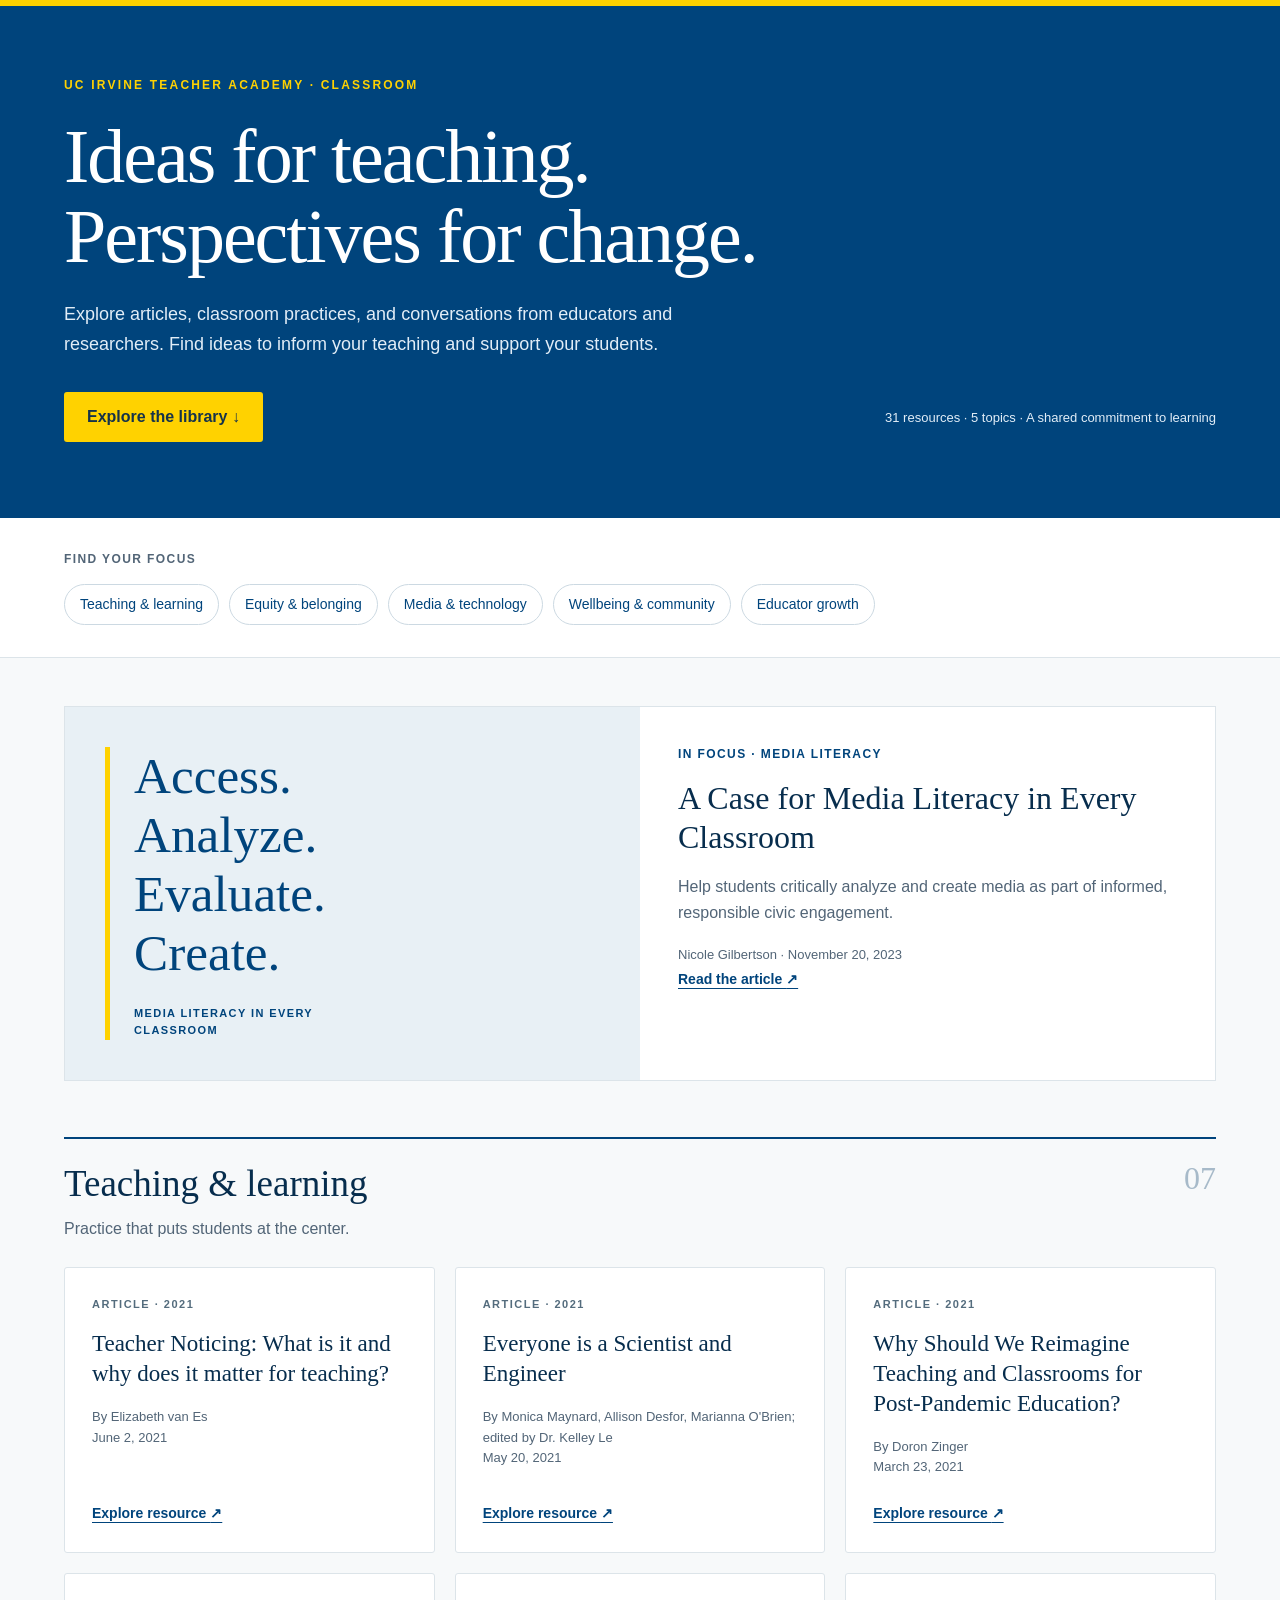
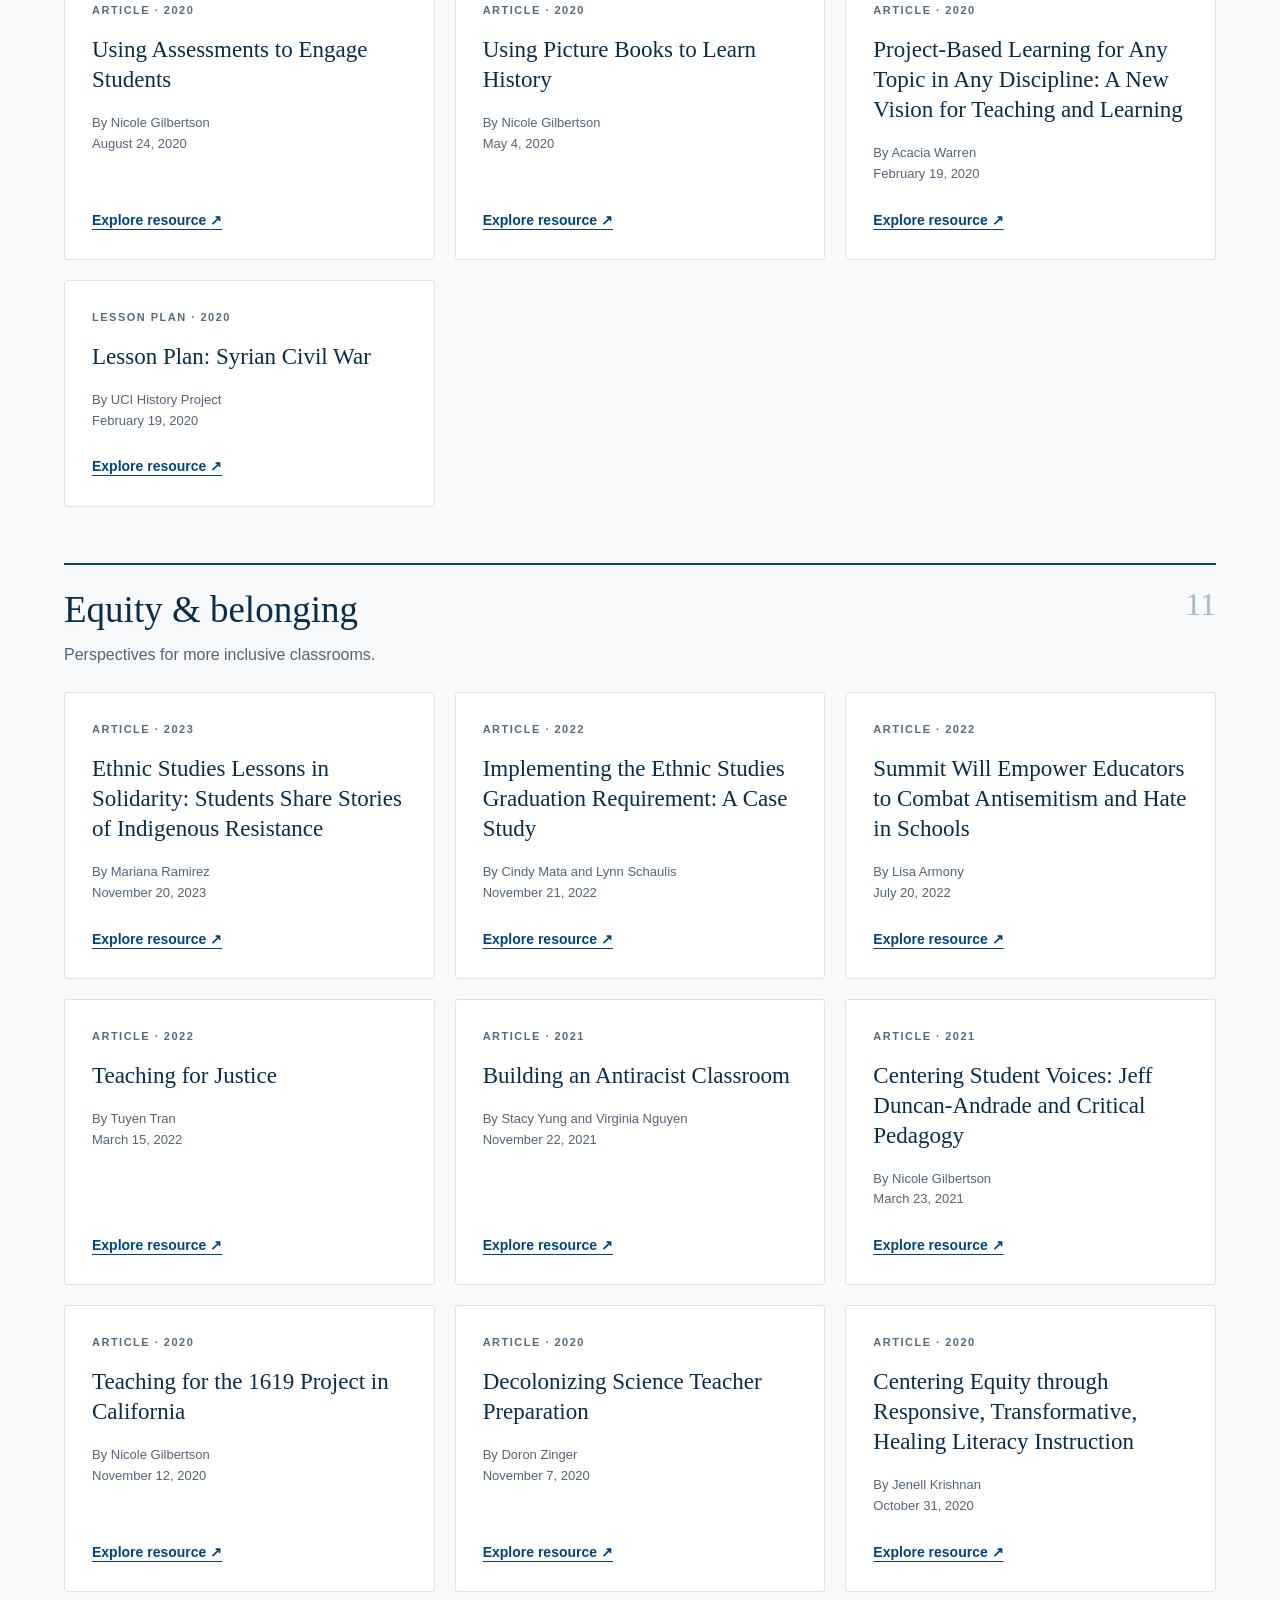
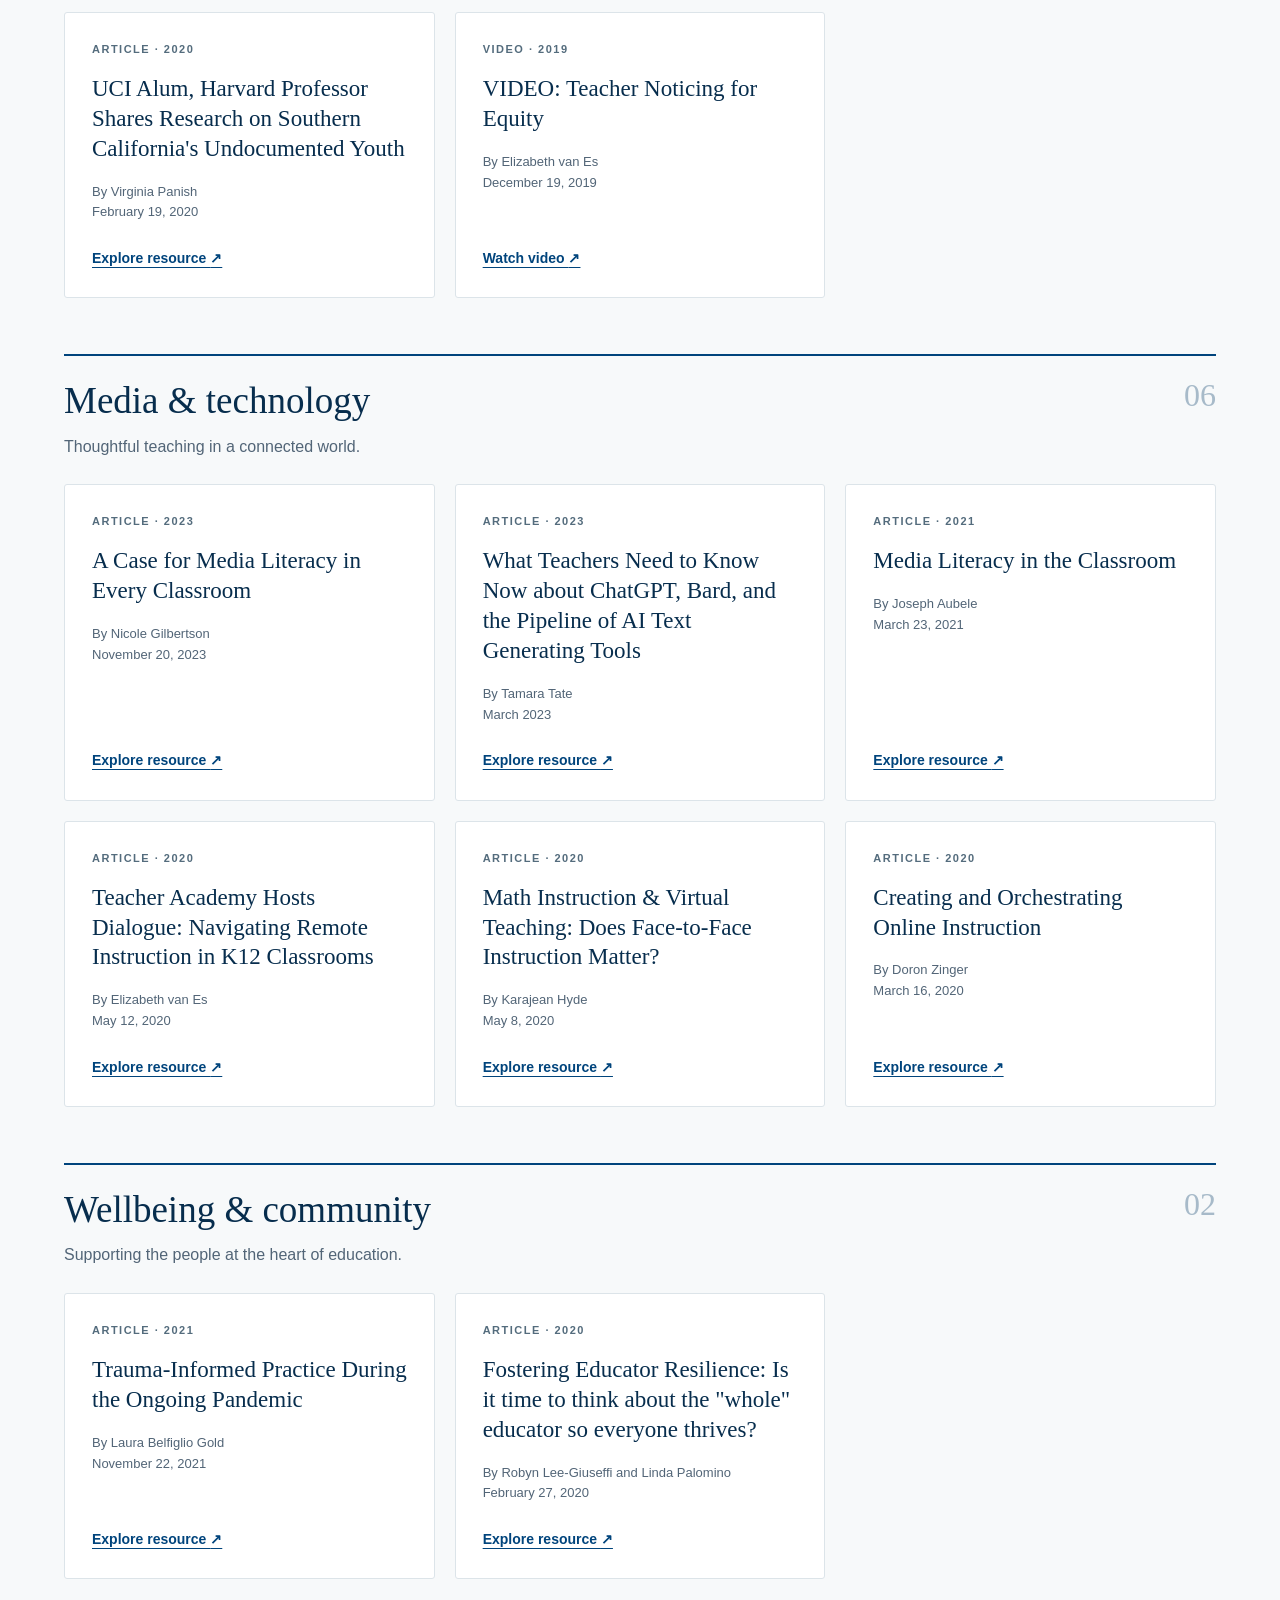
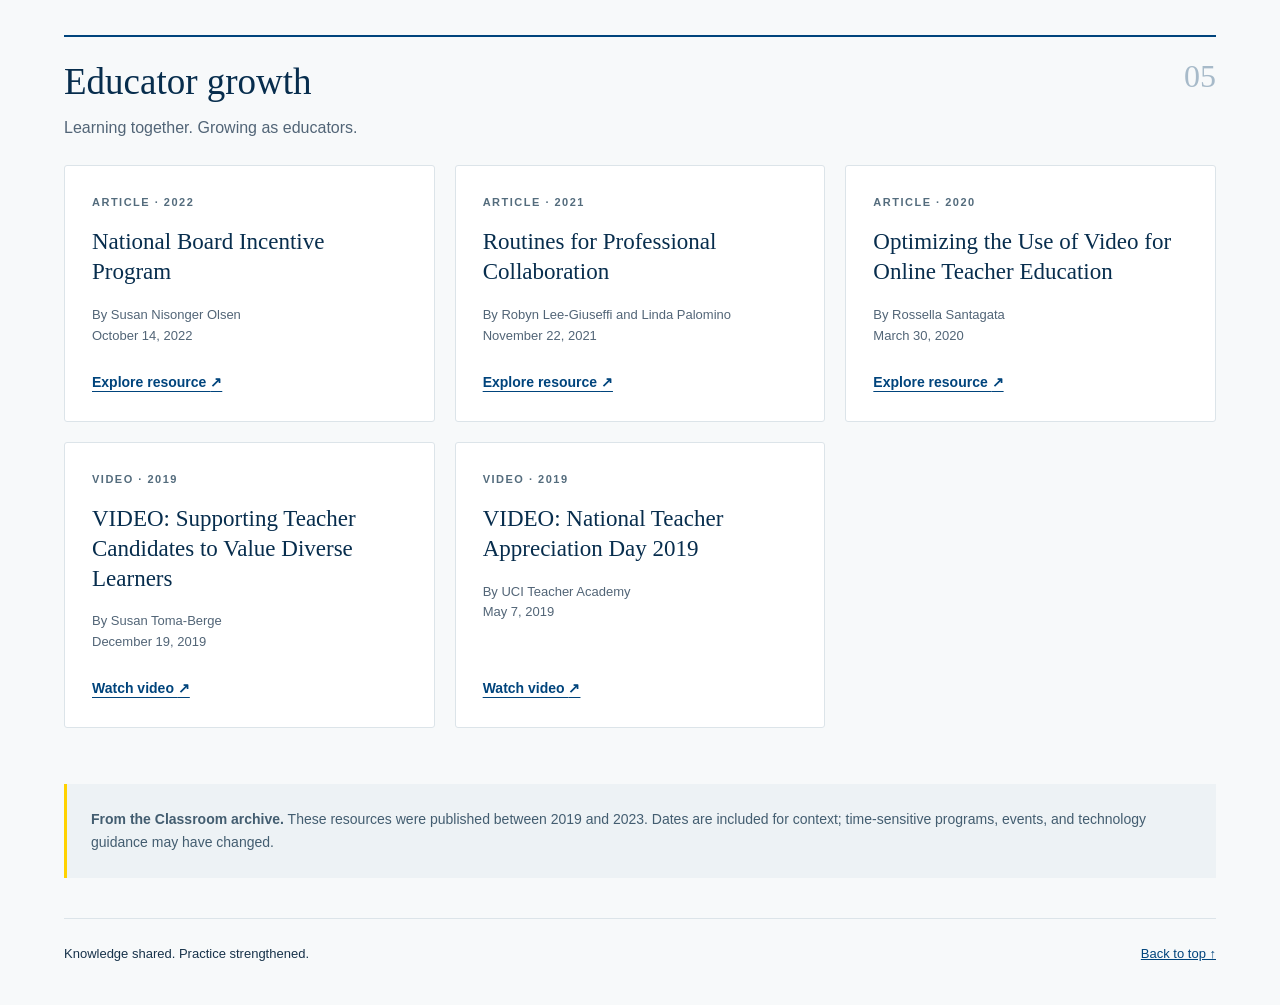
<file: index.html>
<!doctype html>
<html lang="en"><head><meta charset="utf-8"><meta name="viewport" content="width=device-width, initial-scale=1"><title>Classroom Library | UC Irvine Teacher Academy</title><link rel="stylesheet" href="classroom.css"><style>body{margin:0}</style></head><body>
<div class="ta-library" id="ta-classroom">
  <header class="ta-hero"><div class="ta-wrap">
    <p class="ta-eyebrow">UC Irvine Teacher Academy · Classroom</p>
    <h1>Ideas for teaching.<br>Perspectives for change.</h1>
    <p class="ta-intro">Explore articles, classroom practices, and conversations from educators and researchers. Find ideas to inform your teaching and support your students.</p>
    <div class="ta-hero-bottom"><a class="ta-button" href="#ta-topics">Explore the library <span aria-hidden="true">↓</span></a><p class="ta-count">31 resources · 5 topics · A shared commitment to learning</p></div>
  </div></header>
  <div class="ta-browse" id="ta-topics"><div class="ta-wrap"><p class="ta-label">Find your focus</p><nav class="ta-topics" aria-label="Article topics">
<a href="#ta-topic-0">Teaching &amp; learning</a>
<a href="#ta-topic-1">Equity &amp; belonging</a>
<a href="#ta-topic-2">Media &amp; technology</a>
<a href="#ta-topic-3">Wellbeing &amp; community</a>
<a href="#ta-topic-4">Educator growth</a>
</nav></div></div><div class="ta-wrap">
  <aside class="ta-feature" aria-label="Featured reading"><div class="ta-feature-art"><div class="ta-feature-words" aria-hidden="true"><span>Access.</span><span>Analyze.</span><span>Evaluate.</span><span>Create.</span><small>Media literacy in every classroom</small></div></div><div class="ta-feature-body"><p class="ta-label">In focus · Media literacy</p><h2><a href="https://teacheracademy.uci.edu/a-case-for-media-literacy-in-every-classroom/">A Case for Media Literacy in Every Classroom</a></h2><p class="ta-summary">Help students critically analyze and create media as part of informed, responsible civic engagement.</p><p class="ta-meta">Nicole Gilbertson · November 20, 2023</p><a class="ta-read" href="https://teacheracademy.uci.edu/a-case-for-media-literacy-in-every-classroom/">Read the article <span aria-hidden="true">↗</span></a></div></aside>

<section class="ta-section" id="ta-topic-0" aria-labelledby="ta-heading-0"><div class="ta-section-head"><div><h2 id="ta-heading-0">Teaching &amp; learning</h2><p>Practice that puts students at the center.</p></div><span class="ta-section-number" aria-label="7 resources">07</span></div><div class="ta-grid">
<article class="ta-card"><p class="ta-type">Article · 2021</p><h3><a href="https://teacheracademy.uci.edu/teacher-noticing-what-is-it-and-why-does-it-matter-for-teaching/">Teacher Noticing: What is it and why does it matter for teaching?</a></h3><p class="ta-meta">By Elizabeth van Es<br>June 2, 2021</p><a class="ta-read" href="https://teacheracademy.uci.edu/teacher-noticing-what-is-it-and-why-does-it-matter-for-teaching/" aria-label="Explore resource: Teacher Noticing: What is it and why does it matter for teaching?">Explore resource <span aria-hidden="true">↗</span></a></article>
<article class="ta-card"><p class="ta-type">Article · 2021</p><h3><a href="https://teacheracademy.uci.edu/everyone-is-a-scientist-and-engineer/">Everyone is a Scientist and Engineer</a></h3><p class="ta-meta">By Monica Maynard, Allison Desfor, Marianna O&#x27;Brien; edited by Dr. Kelley Le<br>May 20, 2021</p><a class="ta-read" href="https://teacheracademy.uci.edu/everyone-is-a-scientist-and-engineer/" aria-label="Explore resource: Everyone is a Scientist and Engineer">Explore resource <span aria-hidden="true">↗</span></a></article>
<article class="ta-card"><p class="ta-type">Article · 2021</p><h3><a href="https://teacheracademy.uci.edu/reimagine-teaching-and-classrooms-post-pandemic/">Why Should We Reimagine Teaching and Classrooms for Post-Pandemic Education?</a></h3><p class="ta-meta">By Doron Zinger<br>March 23, 2021</p><a class="ta-read" href="https://teacheracademy.uci.edu/reimagine-teaching-and-classrooms-post-pandemic/" aria-label="Explore resource: Why Should We Reimagine Teaching and Classrooms for Post-Pandemic Education?">Explore resource <span aria-hidden="true">↗</span></a></article>
<article class="ta-card"><p class="ta-type">Article · 2020</p><h3><a href="https://teacheracademy.uci.edu/using-assessments-to-engage-students/">Using Assessments to Engage Students</a></h3><p class="ta-meta">By Nicole Gilbertson<br>August 24, 2020</p><a class="ta-read" href="https://teacheracademy.uci.edu/using-assessments-to-engage-students/" aria-label="Explore resource: Using Assessments to Engage Students">Explore resource <span aria-hidden="true">↗</span></a></article>
<article class="ta-card"><p class="ta-type">Article · 2020</p><h3><a href="https://teacheracademy.uci.edu/using-picture-books-to-learn-history/">Using Picture Books to Learn History</a></h3><p class="ta-meta">By Nicole Gilbertson<br>May 4, 2020</p><a class="ta-read" href="https://teacheracademy.uci.edu/using-picture-books-to-learn-history/" aria-label="Explore resource: Using Picture Books to Learn History">Explore resource <span aria-hidden="true">↗</span></a></article>
<article class="ta-card"><p class="ta-type">Article · 2020</p><h3><a href="https://teacheracademy.uci.edu/pbl_warren/">Project-Based Learning for Any Topic in Any Discipline: A New Vision for Teaching and Learning</a></h3><p class="ta-meta">By Acacia Warren<br>February 19, 2020</p><a class="ta-read" href="https://teacheracademy.uci.edu/pbl_warren/" aria-label="Explore resource: Project-Based Learning for Any Topic in Any Discipline: A New Vision for Teaching and Learning">Explore resource <span aria-hidden="true">↗</span></a></article>
<article class="ta-card"><p class="ta-type">Lesson plan · 2020</p><h3><a href="https://teacheracademy.uci.edu/syrian-civil-war-lesson-plan/">Lesson Plan: Syrian Civil War</a></h3><p class="ta-meta">By UCI History Project<br>February 19, 2020</p><a class="ta-read" href="https://teacheracademy.uci.edu/syrian-civil-war-lesson-plan/" aria-label="Explore resource: Lesson Plan: Syrian Civil War">Explore resource <span aria-hidden="true">↗</span></a></article>
</div></section>
<section class="ta-section" id="ta-topic-1" aria-labelledby="ta-heading-1"><div class="ta-section-head"><div><h2 id="ta-heading-1">Equity &amp; belonging</h2><p>Perspectives for more inclusive classrooms.</p></div><span class="ta-section-number" aria-label="11 resources">11</span></div><div class="ta-grid">
<article class="ta-card"><p class="ta-type">Article · 2023</p><h3><a href="https://teacheracademy.uci.edu/ethnic-studies-lessons-in-solidarity-students-share-stories-of-indigenous-resistance/">Ethnic Studies Lessons in Solidarity: Students Share Stories of Indigenous Resistance</a></h3><p class="ta-meta">By Mariana Ramirez<br>November 20, 2023</p><a class="ta-read" href="https://teacheracademy.uci.edu/ethnic-studies-lessons-in-solidarity-students-share-stories-of-indigenous-resistance/" aria-label="Explore resource: Ethnic Studies Lessons in Solidarity: Students Share Stories of Indigenous Resistance">Explore resource <span aria-hidden="true">↗</span></a></article>
<article class="ta-card"><p class="ta-type">Article · 2022</p><h3><a href="https://teacheracademy.uci.edu/implementing-the-ethnic-studies-graduation-requirement/">Implementing the Ethnic Studies Graduation Requirement: A Case Study</a></h3><p class="ta-meta">By Cindy Mata and Lynn Schaulis<br>November 21, 2022</p><a class="ta-read" href="https://teacheracademy.uci.edu/implementing-the-ethnic-studies-graduation-requirement/" aria-label="Explore resource: Implementing the Ethnic Studies Graduation Requirement: A Case Study">Explore resource <span aria-hidden="true">↗</span></a></article>
<article class="ta-card"><p class="ta-type">Article · 2022</p><h3><a href="https://teacheracademy.uci.edu/summit-will-empower-educators-to-combat-antisemitism-and-hate-in-schools/">Summit Will Empower Educators to Combat Antisemitism and Hate in Schools</a></h3><p class="ta-meta">By Lisa Armony<br>July 20, 2022</p><a class="ta-read" href="https://teacheracademy.uci.edu/summit-will-empower-educators-to-combat-antisemitism-and-hate-in-schools/" aria-label="Explore resource: Summit Will Empower Educators to Combat Antisemitism and Hate in Schools">Explore resource <span aria-hidden="true">↗</span></a></article>
<article class="ta-card"><p class="ta-type">Article · 2022</p><h3><a href="https://teacheracademy.uci.edu/teaching-for-justice/">Teaching for Justice</a></h3><p class="ta-meta">By Tuyen Tran<br>March 15, 2022</p><a class="ta-read" href="https://teacheracademy.uci.edu/teaching-for-justice/" aria-label="Explore resource: Teaching for Justice">Explore resource <span aria-hidden="true">↗</span></a></article>
<article class="ta-card"><p class="ta-type">Article · 2021</p><h3><a href="https://teacheracademy.uci.edu/building-an-antiracist-classroom-community/">Building an Antiracist Classroom</a></h3><p class="ta-meta">By Stacy Yung and Virginia Nguyen<br>November 22, 2021</p><a class="ta-read" href="https://teacheracademy.uci.edu/building-an-antiracist-classroom-community/" aria-label="Explore resource: Building an Antiracist Classroom">Explore resource <span aria-hidden="true">↗</span></a></article>
<article class="ta-card"><p class="ta-type">Article · 2021</p><h3><a href="https://teacheracademy.uci.edu/centering-student-voices/">Centering Student Voices: Jeff Duncan-Andrade and Critical Pedagogy</a></h3><p class="ta-meta">By Nicole Gilbertson<br>March 23, 2021</p><a class="ta-read" href="https://teacheracademy.uci.edu/centering-student-voices/" aria-label="Explore resource: Centering Student Voices: Jeff Duncan-Andrade and Critical Pedagogy">Explore resource <span aria-hidden="true">↗</span></a></article>
<article class="ta-card"><p class="ta-type">Article · 2020</p><h3><a href="https://teacheracademy.uci.edu/teaching-the-1619-project/">Teaching for the 1619 Project in California</a></h3><p class="ta-meta">By Nicole Gilbertson<br>November 12, 2020</p><a class="ta-read" href="https://teacheracademy.uci.edu/teaching-the-1619-project/" aria-label="Explore resource: Teaching for the 1619 Project in California">Explore resource <span aria-hidden="true">↗</span></a></article>
<article class="ta-card"><p class="ta-type">Article · 2020</p><h3><a href="https://teacheracademy.uci.edu/decolonizing-science-teacher-preparation/">Decolonizing Science Teacher Preparation</a></h3><p class="ta-meta">By Doron Zinger<br>November 7, 2020</p><a class="ta-read" href="https://teacheracademy.uci.edu/decolonizing-science-teacher-preparation/" aria-label="Explore resource: Decolonizing Science Teacher Preparation">Explore resource <span aria-hidden="true">↗</span></a></article>
<article class="ta-card"><p class="ta-type">Article · 2020</p><h3><a href="https://teacheracademy.uci.edu/centering-equity/">Centering Equity through Responsive, Transformative, Healing Literacy Instruction</a></h3><p class="ta-meta">By Jenell Krishnan<br>October 31, 2020</p><a class="ta-read" href="https://teacheracademy.uci.edu/centering-equity/" aria-label="Explore resource: Centering Equity through Responsive, Transformative, Healing Literacy Instruction">Explore resource <span aria-hidden="true">↗</span></a></article>
<article class="ta-card"><p class="ta-type">Article · 2020</p><h3><a href="https://teacheracademy.uci.edu/roberto-gonzales-lecture/">UCI Alum, Harvard Professor Shares Research on Southern California&#x27;s Undocumented Youth</a></h3><p class="ta-meta">By Virginia Panish<br>February 19, 2020</p><a class="ta-read" href="https://teacheracademy.uci.edu/roberto-gonzales-lecture/" aria-label="Explore resource: UCI Alum, Harvard Professor Shares Research on Southern California&#x27;s Undocumented Youth">Explore resource <span aria-hidden="true">↗</span></a></article>
<article class="ta-card"><p class="ta-type">Video · 2019</p><h3><a href="https://teacheracademy.uci.edu/teacher-noticing-for-equity/">VIDEO: Teacher Noticing for Equity</a></h3><p class="ta-meta">By Elizabeth van Es<br>December 19, 2019</p><a class="ta-read" href="https://teacheracademy.uci.edu/teacher-noticing-for-equity/" aria-label="Explore resource: VIDEO: Teacher Noticing for Equity">Watch video <span aria-hidden="true">↗</span></a></article>
</div></section>
<section class="ta-section" id="ta-topic-2" aria-labelledby="ta-heading-2"><div class="ta-section-head"><div><h2 id="ta-heading-2">Media &amp; technology</h2><p>Thoughtful teaching in a connected world.</p></div><span class="ta-section-number" aria-label="6 resources">06</span></div><div class="ta-grid">
<article class="ta-card"><p class="ta-type">Article · 2023</p><h3><a href="https://teacheracademy.uci.edu/a-case-for-media-literacy-in-every-classroom/">A Case for Media Literacy in Every Classroom</a></h3><p class="ta-meta">By Nicole Gilbertson<br>November 20, 2023</p><a class="ta-read" href="https://teacheracademy.uci.edu/a-case-for-media-literacy-in-every-classroom/" aria-label="Explore resource: A Case for Media Literacy in Every Classroom">Explore resource <span aria-hidden="true">↗</span></a></article>
<article class="ta-card"><p class="ta-type">Article · 2023</p><h3><a href="https://teacheracademy.uci.edu/what-teachers-need-to-know-now-about-chatgpt-bard-and-the-pipeline-of-ai-text-generating-tools/">What Teachers Need to Know Now about ChatGPT, Bard, and the Pipeline of AI Text Generating Tools</a></h3><p class="ta-meta">By Tamara Tate<br>March 2023</p><a class="ta-read" href="https://teacheracademy.uci.edu/what-teachers-need-to-know-now-about-chatgpt-bard-and-the-pipeline-of-ai-text-generating-tools/" aria-label="Explore resource: What Teachers Need to Know Now about ChatGPT, Bard, and the Pipeline of AI Text Generating Tools">Explore resource <span aria-hidden="true">↗</span></a></article>
<article class="ta-card"><p class="ta-type">Article · 2021</p><h3><a href="https://teacheracademy.uci.edu/aubele_media_literacy/">Media Literacy in the Classroom</a></h3><p class="ta-meta">By Joseph Aubele<br>March 23, 2021</p><a class="ta-read" href="https://teacheracademy.uci.edu/aubele_media_literacy/" aria-label="Explore resource: Media Literacy in the Classroom">Explore resource <span aria-hidden="true">↗</span></a></article>
<article class="ta-card"><p class="ta-type">Article · 2020</p><h3><a href="https://teacheracademy.uci.edu/dialogue-navigating-remote-instruction-in-k12-classrooms/">Teacher Academy Hosts Dialogue: Navigating Remote Instruction in K12 Classrooms</a></h3><p class="ta-meta">By Elizabeth van Es<br>May 12, 2020</p><a class="ta-read" href="https://teacheracademy.uci.edu/dialogue-navigating-remote-instruction-in-k12-classrooms/" aria-label="Explore resource: Teacher Academy Hosts Dialogue: Navigating Remote Instruction in K12 Classrooms">Explore resource <span aria-hidden="true">↗</span></a></article>
<article class="ta-card"><p class="ta-type">Article · 2020</p><h3><a href="https://teacheracademy.uci.edu/math-instruction-virtual-teaching-does-face-to-face-instruction-matter/">Math Instruction &amp; Virtual Teaching: Does Face-to-Face Instruction Matter?</a></h3><p class="ta-meta">By Karajean Hyde<br>May 8, 2020</p><a class="ta-read" href="https://teacheracademy.uci.edu/math-instruction-virtual-teaching-does-face-to-face-instruction-matter/" aria-label="Explore resource: Math Instruction &amp; Virtual Teaching: Does Face-to-Face Instruction Matter?">Explore resource <span aria-hidden="true">↗</span></a></article>
<article class="ta-card"><p class="ta-type">Article · 2020</p><h3><a href="https://teacheracademy.uci.edu/creating-and-orchestrating-online-instruction/">Creating and Orchestrating Online Instruction</a></h3><p class="ta-meta">By Doron Zinger<br>March 16, 2020</p><a class="ta-read" href="https://teacheracademy.uci.edu/creating-and-orchestrating-online-instruction/" aria-label="Explore resource: Creating and Orchestrating Online Instruction">Explore resource <span aria-hidden="true">↗</span></a></article>
</div></section>
<section class="ta-section" id="ta-topic-3" aria-labelledby="ta-heading-3"><div class="ta-section-head"><div><h2 id="ta-heading-3">Wellbeing &amp; community</h2><p>Supporting the people at the heart of education.</p></div><span class="ta-section-number" aria-label="2 resources">02</span></div><div class="ta-grid">
<article class="ta-card"><p class="ta-type">Article · 2021</p><h3><a href="https://teacheracademy.uci.edu/trauma-informed-practice-during-the-ongoing-pandemic/">Trauma-Informed Practice During the Ongoing Pandemic</a></h3><p class="ta-meta">By Laura Belfiglio Gold<br>November 22, 2021</p><a class="ta-read" href="https://teacheracademy.uci.edu/trauma-informed-practice-during-the-ongoing-pandemic/" aria-label="Explore resource: Trauma-Informed Practice During the Ongoing Pandemic">Explore resource <span aria-hidden="true">↗</span></a></article>
<article class="ta-card"><p class="ta-type">Article · 2020</p><h3><a href="https://teacheracademy.uci.edu/fostering-educator-resilience/">Fostering Educator Resilience: Is it time to think about the &quot;whole&quot; educator so everyone thrives?</a></h3><p class="ta-meta">By Robyn Lee-Giuseffi and Linda Palomino<br>February 27, 2020</p><a class="ta-read" href="https://teacheracademy.uci.edu/fostering-educator-resilience/" aria-label="Explore resource: Fostering Educator Resilience: Is it time to think about the &quot;whole&quot; educator so everyone thrives?">Explore resource <span aria-hidden="true">↗</span></a></article>
</div></section>
<section class="ta-section" id="ta-topic-4" aria-labelledby="ta-heading-4"><div class="ta-section-head"><div><h2 id="ta-heading-4">Educator growth</h2><p>Learning together. Growing as educators.</p></div><span class="ta-section-number" aria-label="5 resources">05</span></div><div class="ta-grid">
<article class="ta-card"><p class="ta-type">Article · 2022</p><h3><a href="https://teacheracademy.uci.edu/national-board-incentive-program/">National Board Incentive Program</a></h3><p class="ta-meta">By Susan Nisonger Olsen<br>October 14, 2022</p><a class="ta-read" href="https://teacheracademy.uci.edu/national-board-incentive-program/" aria-label="Explore resource: National Board Incentive Program">Explore resource <span aria-hidden="true">↗</span></a></article>
<article class="ta-card"><p class="ta-type">Article · 2021</p><h3><a href="https://teacheracademy.uci.edu/routines-for-professional-collaboration/">Routines for Professional Collaboration</a></h3><p class="ta-meta">By Robyn Lee-Giuseffi and Linda Palomino<br>November 22, 2021</p><a class="ta-read" href="https://teacheracademy.uci.edu/routines-for-professional-collaboration/" aria-label="Explore resource: Routines for Professional Collaboration">Explore resource <span aria-hidden="true">↗</span></a></article>
<article class="ta-card"><p class="ta-type">Article · 2020</p><h3><a href="https://teacheracademy.uci.edu/optimizing-the-use-of-video-for-online-teacher-education/">Optimizing the Use of Video for Online Teacher Education</a></h3><p class="ta-meta">By Rossella Santagata<br>March 30, 2020</p><a class="ta-read" href="https://teacheracademy.uci.edu/optimizing-the-use-of-video-for-online-teacher-education/" aria-label="Explore resource: Optimizing the Use of Video for Online Teacher Education">Explore resource <span aria-hidden="true">↗</span></a></article>
<article class="ta-card"><p class="ta-type">Video · 2019</p><h3><a href="https://teacheracademy.uci.edu/video-supporting-teacher-candidates-to-value-diverse-learners/">VIDEO: Supporting Teacher Candidates to Value Diverse Learners</a></h3><p class="ta-meta">By Susan Toma-Berge<br>December 19, 2019</p><a class="ta-read" href="https://teacheracademy.uci.edu/video-supporting-teacher-candidates-to-value-diverse-learners/" aria-label="Explore resource: VIDEO: Supporting Teacher Candidates to Value Diverse Learners">Watch video <span aria-hidden="true">↗</span></a></article>
<article class="ta-card"><p class="ta-type">Video · 2019</p><h3><a href="https://teacheracademy.uci.edu/video-national-teacher-appreciation-day-2019/">VIDEO: National Teacher Appreciation Day 2019</a></h3><p class="ta-meta">By UCI Teacher Academy<br>May 7, 2019</p><a class="ta-read" href="https://teacheracademy.uci.edu/video-national-teacher-appreciation-day-2019/" aria-label="Explore resource: VIDEO: National Teacher Appreciation Day 2019">Watch video <span aria-hidden="true">↗</span></a></article>
</div></section>
<p class="ta-archive-note"><strong>From the Classroom archive.</strong> These resources were published between 2019 and 2023. Dates are included for context; time-sensitive programs, events, and technology guidance may have changed.</p><div class="ta-end"><span>Knowledge shared. Practice strengthened.</span><a href="#ta-classroom">Back to top ↑</a></div></div></div>
</body></html>
</file>
<file: classroom.css>
/* Scoped to this module; does not style the WordPress header or footer. */
.ta-library{--ta-blue:#00447c;--ta-navy:#072d4d;--ta-gold:#ffd200;--ta-ink:#17324a;--ta-muted:#526577;--ta-line:#dce4e9;font:16px/1.65 Arial,Helvetica,sans-serif;color:var(--ta-ink);background:#f7f9fa;text-align:left}.ta-library,.ta-library *{box-sizing:border-box}.ta-library a{color:inherit}.ta-library a:focus-visible{outline:3px solid #b26900;outline-offset:5px}.ta-library .ta-wrap{width:min(1180px,90%);margin:auto}.ta-library p{padding:0;margin:0}.ta-library .ta-hero{background:var(--ta-blue);padding:70px 0 76px;color:white;border-top:6px solid var(--ta-gold)}.ta-library .ta-eyebrow{font-size:12px;font-weight:700;letter-spacing:2.2px;text-transform:uppercase;color:var(--ta-gold);margin-bottom:20px}.ta-library h1{font:normal clamp(42px,6vw,76px)/1.06 Georgia,serif;color:inherit;letter-spacing:-2px;padding:0;margin:0 0 22px;max-width:800px}.ta-library .ta-intro{font-size:18px;line-height:1.7;max-width:650px;color:#e1edf7}.ta-library .ta-hero-bottom{display:flex;align-items:center;justify-content:space-between;gap:24px;margin-top:32px}.ta-library .ta-button{display:inline-block;padding:12px 23px;background:var(--ta-gold);color:#16334a;text-decoration:none;font-weight:700;border-radius:3px}.ta-library .ta-count{font-size:13px;color:#e1edf7}.ta-library .ta-browse{padding:32px 0;border-bottom:1px solid var(--ta-line);background:white}.ta-library .ta-label{font-size:12px;letter-spacing:1.4px;text-transform:uppercase;font-weight:700;color:var(--ta-muted);margin-bottom:14px}.ta-library .ta-topics{display:flex;gap:10px;flex-wrap:wrap}.ta-library .ta-topics a{font-size:14px;padding:8px 15px;border:1px solid #ccd9e2;border-radius:30px;text-decoration:none;color:var(--ta-blue)}.ta-library .ta-topics a:hover{background:#eaf2f8;border-color:var(--ta-blue)}.ta-library .ta-feature{margin:48px 0 56px;display:grid;grid-template-columns:1fr 1fr;background:#fff;border:1px solid var(--ta-line)}.ta-library .ta-feature-art{background:#e5edf1;min-height:300px;display:flex;align-items:center;justify-content:center;padding:32px}.ta-library .ta-feature-art img{width:100%;max-width:420px;height:270px;object-fit:contain}.ta-library .ta-feature-body{padding:38px}.ta-library .ta-feature-body .ta-label{color:var(--ta-blue)}.ta-library h2{font:normal clamp(28px,3vw,37px)/1.2 Georgia,serif;padding:0;margin:0 0 10px;color:var(--ta-navy)}.ta-library .ta-feature h2{font-size:32px}.ta-library .ta-feature h2 a{text-decoration:none}.ta-library .ta-feature h2 a:hover{text-decoration:underline}.ta-library .ta-summary{margin:18px 0;color:var(--ta-muted)}.ta-library .ta-read{color:var(--ta-blue);font-weight:700;font-size:14px;text-underline-offset:4px}.ta-library .ta-meta{font-size:13px;line-height:1.6;color:var(--ta-muted);margin-top:14px}.ta-library .ta-section{scroll-margin-top:32px;margin-bottom:56px}.ta-library .ta-section-head{border-top:2px solid var(--ta-blue);padding-top:23px;display:flex;justify-content:space-between;align-items:flex-start;gap:24px;margin-bottom:24px}.ta-library .ta-section-head p{color:var(--ta-muted)}.ta-library .ta-section-number{font:normal 32px/1 Georgia,serif;color:#a7bac9}.ta-library .ta-grid{display:grid;grid-template-columns:repeat(3,minmax(0,1fr));gap:20px}.ta-library .ta-card{display:flex;flex-direction:column;background:#fff;border:1px solid var(--ta-line);border-radius:3px;padding:27px;min-width:0;transition:box-shadow .15s,border-color .15s}.ta-library .ta-card:hover{border-color:#9ab5c9;box-shadow:0 6px 18px #12334b0a}.ta-library .ta-type{font-size:11px;letter-spacing:1.5px;text-transform:uppercase;font-weight:700;color:#546c7d;margin-bottom:16px}.ta-library h3{font:normal 23px/1.3 Georgia,serif;color:var(--ta-navy);padding:0;margin:0}.ta-library h3 a{text-decoration:none}.ta-library h3 a:hover{text-decoration:underline;text-underline-offset:4px}.ta-library .ta-card .ta-meta{margin:18px 0 24px}.ta-library .ta-card .ta-read{margin-top:auto;align-self:flex-start}.ta-library .ta-archive-note{padding:24px;border-left:3px solid var(--ta-gold);background:#edf2f5;font-size:14px;color:#435d70;margin-bottom:40px}.ta-library .ta-end{padding:24px 0 40px;border-top:1px solid var(--ta-line);font-size:13px;display:flex;justify-content:space-between;gap:20px}.ta-library .ta-end a{color:var(--ta-blue)}
@media(max-width:900px){.ta-library .ta-grid{grid-template-columns:repeat(2,minmax(0,1fr))}.ta-library .ta-feature-body{padding:28px}.ta-library .ta-feature h2{font-size:27px}}
@media(max-width:600px){.ta-library .ta-hero{padding:44px 0}.ta-library h1{letter-spacing:-1px}.ta-library .ta-hero-bottom{align-items:flex-start;flex-direction:column}.ta-library .ta-feature{grid-template-columns:1fr;margin:30px 0 40px}.ta-library .ta-feature-art{min-height:180px;padding:20px}.ta-library .ta-feature-art img{height:180px}.ta-library .ta-grid{grid-template-columns:1fr}.ta-library .ta-card{padding:24px}.ta-library .ta-section{margin-bottom:40px}.ta-library .ta-end{flex-direction:column}}
@media(prefers-reduced-motion:reduce){.ta-library .ta-card{transition:none}}

.ta-library .ta-feature-art{background:#e8f0f5;justify-content:flex-start;padding:40px}.ta-library .ta-feature-words{font:normal clamp(34px,4vw,52px)/1.15 Georgia,serif;color:var(--ta-blue);border-left:5px solid var(--ta-gold);padding-left:24px}.ta-library .ta-feature-words span{display:block}.ta-library .ta-feature-words small{display:block;font:700 11px/1.6 Arial,sans-serif;letter-spacing:1.4px;text-transform:uppercase;margin-top:22px;max-width:220px}@media(max-width:600px){.ta-library .ta-feature-art{padding:28px}.ta-library .ta-feature-words{font-size:34px}}
</file>
